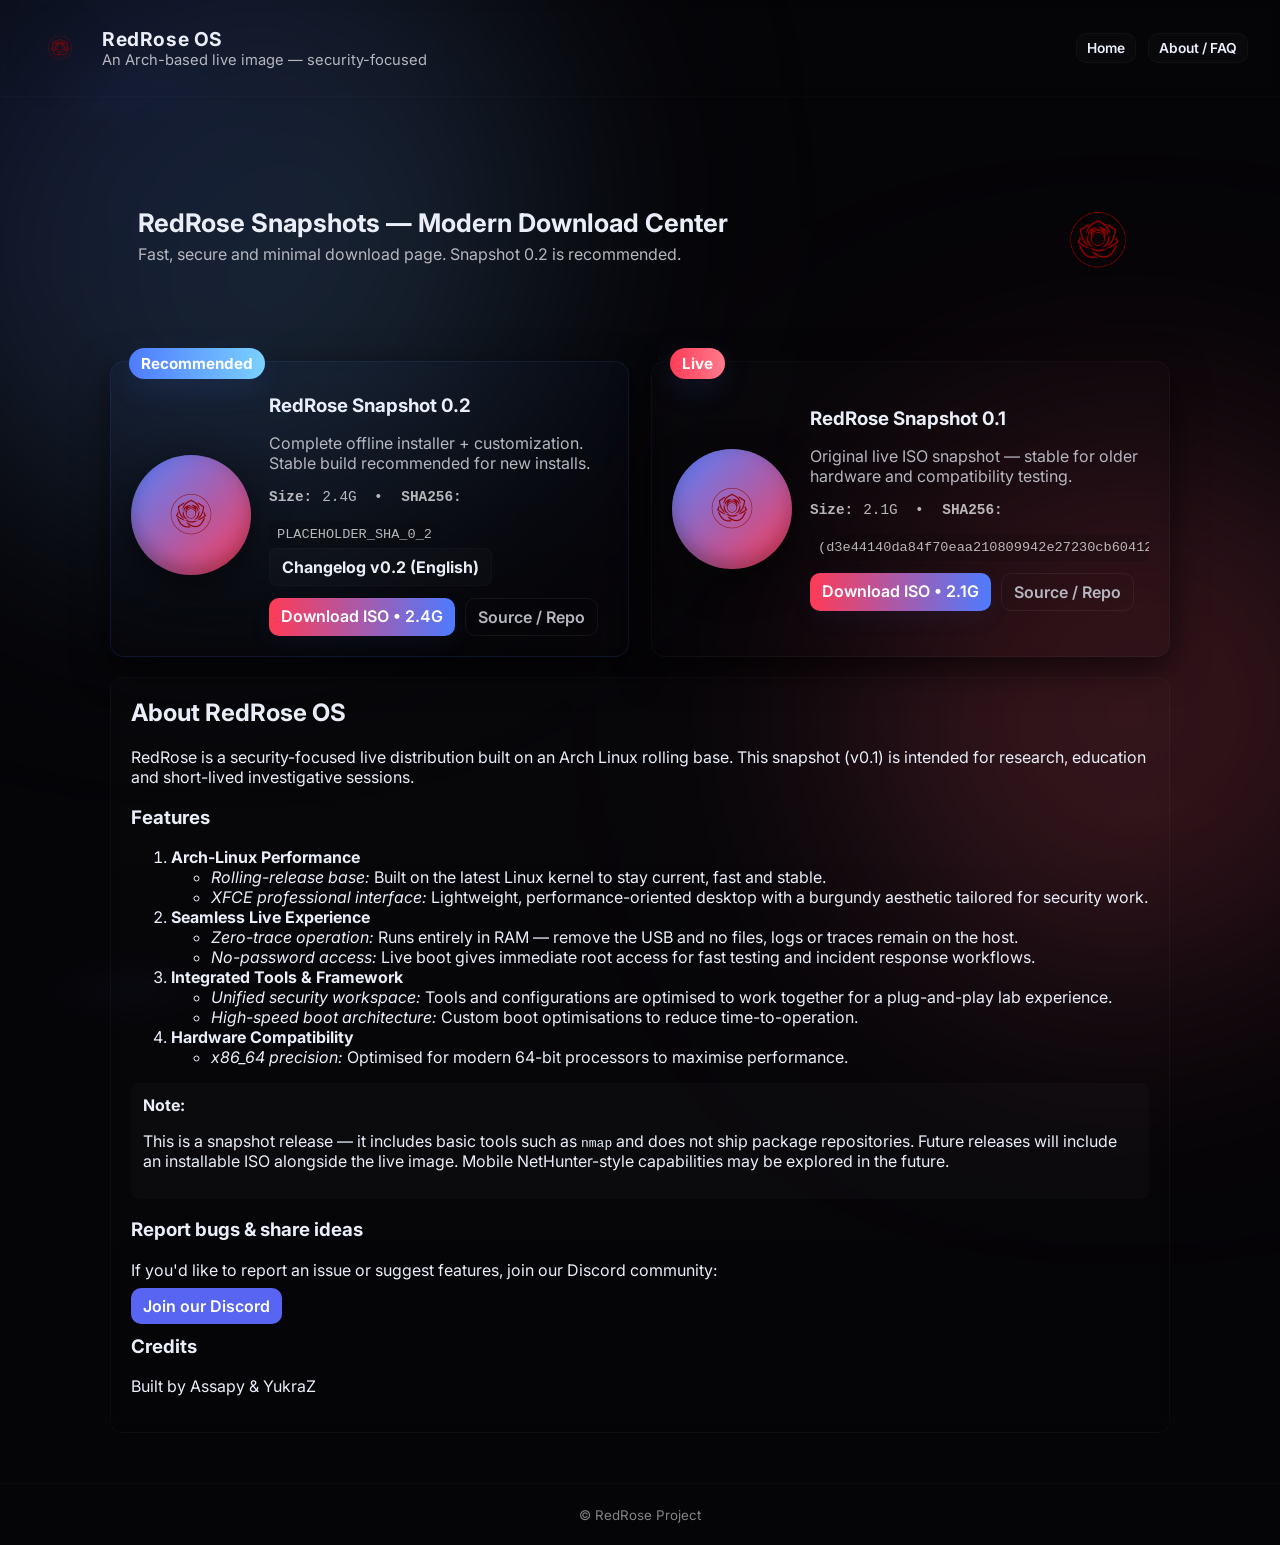
<file: index.html>
<!DOCTYPE html>
<html lang="en">
<head>
    <meta charset="UTF-8">
    <meta name="viewport" content="width=device-width, initial-scale=1.0">
    <title>RedRose OS - Download</title>
    <link rel="stylesheet" href="style.css">
</head>
<body>

<div class="bg-blurs">
    <span class="shape shape1"></span>
    <span class="shape shape2"></span>
</div>

<header class="site-header">
    <div class="brand">
        <img src="logo.png" alt="RedRose logo" class="logo">
        <div class="brand-text">
            <h1>RedRose OS</h1>
            <p class="tag">An Arch-based live image — security-focused</p>
        </div>
    </div>
    <nav class="top-actions">
        <a href="index.html" class="btn small">Home</a>
        <a href="info.html" class="btn small">About / FAQ</a>
    </nav>
</header>

<main class="container">

    <section class="hero">
        <div class="hero-inner">
            <div class="hero-copy">
                <h2>RedRose Snapshots — Modern Download Center</h2>
                <p class="muted">Fast, secure and minimal download page. Snapshot 0.2 is recommended.</p>
            </div>
            <div class="hero-visual">
                <img src="logo.png" alt="RedRose logo" class="hero-logo">
            </div>
        </div>
    </section>

    <section id="cards" class="cards-grid">

        <article class="card card-featured">
            <div class="card-badge">Recommended</div>
            <div class="card-graphic">
                <div class="disc"><img src="logo.png" alt="" class="disc-img"></div>
            </div>
            <div class="card-body">
                <h3>RedRose Snapshot 0.2</h3>
                <p class="muted">Complete offline installer + customization. Stable build recommended for new installs.</p>
                <div class="meta"><strong>Size:</strong> 2.4G &nbsp;•&nbsp; <strong>SHA256:</strong> <code>PLACEHOLDER_SHA_0_2</code></div>

                <div class="changelog">
                    <details class="changelog-details">
                        <summary>Changelog v0.2 (English)</summary>
                        <div class="changelog-content">
                            <h4>System &amp; Kernel</h4>
                            <ul>
                                <li><strong>GZ Mode integrated:</strong> The Ghost Zone (<code>gz</code>) command was moved to <code>/usr/local/bin</code> and execution permissions (<code>755</code>) are enforced via <code>profiledef.sh</code>.</li>
                                <li><strong>Build optimizations:</strong> Automatic cleanup routines were added to handle <code>work</code> folder and <code>/proc</code> mount issues during builds.</li>
                            </ul>

                            <h4>Interface &amp; Terminal</h4>
                            <ul>
                                <li><strong>Terminal identity:</strong> Replaced the Kali-inspired theme with a minimalist red-white <code>[RedRose] $</code> prompt running on <code>zsh</code>.</li>
                                <li><strong>Font update:</strong> Fixed rendering issues and switched to <em>Noto Sans</em> and <em>JetBrains Mono Nerd Font</em> for bolder, clearer typography.</li>
                            </ul>

                            <h4>Visual Design</h4>
                            <ul>
                                <li><strong>New splash screen:</strong> Boot logo updated to a GRUB-compatible 8-bit (256-color) format.</li>
                                <li><strong>Custom icon set:</strong> System-specific <code>redrose_icon.png</code> icons and application artwork added.</li>
                                <li><strong>Default wallpaper:</strong> A black-red themed default wallpaper is included for Snapshot 0.2.</li>
                            </ul>

                            <hr/>
                            <h4>Changelog v0.2 (Türkçe)</h4>
                            <p><strong>Sistem ve Çekirdek</strong><br/>GZ Modu Entegre Edildi: Ghost Zone (gz) komutu /usr/local/bin altına taşındı ve çalıştırma yetkileri (755) <code>profiledef.sh</code> üzerinden sabitlendi.</p>
                            <p><strong>Derleme Optimizasyonu</strong>: <code>work</code> klasörü ve <code>/proc</code> bağlantı hataları için otomatik temizlik yapısı kurgulandı.</p>
                            <p><strong>Arayüz ve Terminal</strong><br/>Terminal Kimliği Değişti: Kali tabanlı tasarım yerine <code>zsh</code> üzerinde çalışan, kırmızı-beyaz minimalist <code>[RedRose] $</code> prompt yapısına geçildi.</p>
                            <p><strong>Font Güncellemesi</strong>: Sistem genelindeki kareleşme ve font hataları giderildi; Noto Sans ve JetBrains Mono Nerd Font ile daha kalın/okunaklı yazı tipine geçildi.</p>
                            <p><strong>Görsel Tasarım</strong><br/>Yeni Splash Ekranı: Açılış logosu GRUB uyumlu 8-bit (256 renk) formatıyla yenilendi.</p>
                            <p>Özgün İkon Seti: Sisteme özel <code>redrose_icon.png</code> ikonları ve uygulama görselleri tanımlandı.</p>
                            <p>Default Wallpaper: Snapshot 0.2'ye özel, siyah-kırmızı temalı yeni duvar kağıdı varsayılan olarak eklendi.</p>
                        </div>
                    </details>
                </div>

                <div class="card-cta">
                    <a class="btn primary" href="#" download>Download ISO • 2.4G</a>
                    <a class="btn ghost" href="https://github.com/itz0day/redroseos-snapshotv0.2" target="_blank" rel="noopener">Source / Repo</a>
                </div>
            </div>
        </article>

        <article class="card">
            <div class="card-badge live">Live</div>
            <div class="card-graphic small">
                <div class="disc"><img src="logo.png" alt="" class="disc-img"></div>
            </div>
            <div class="card-body">
                <h3>RedRose Snapshot 0.1</h3>
                <p class="muted">Original live ISO snapshot — stable for older hardware and compatibility testing.</p>
                <div class="meta"><strong>Size:</strong> 2.1G &nbsp;•&nbsp; <strong>SHA256:</strong> <code>(d3e44140da84f70eaa210809942e27230cb60412b24e50c5bb6a21dda719673b)</code></div>
                <div class="card-cta">
                    <a class="btn primary" href="https://mega.nz/file/ygZwjIYb#uu7ltdagS09-iNlkK64AnAhlKyXO73M9vUG11NQ1Mr0" download>Download ISO • 2.1G</a>
                    <a class="btn ghost" href="https://github.com/itz0day/redroseos-snapshotv0.1" target="_blank" rel="noopener">Source / Repo</a>
                </div>
            </div>
        </article>

    </section>

    <section class="about-page panel">
        <h2>About RedRose OS</h2>
        <p>RedRose is a security-focused live distribution built on an Arch Linux rolling base. This snapshot (v0.1) is intended for research, education and short-lived investigative sessions.</p>

        <h3>Features</h3>
        <ol>
            <li><strong>Arch-Linux Performance</strong>
                <ul>
                    <li><em>Rolling-release base:</em> Built on the latest Linux kernel to stay current, fast and stable.</li>
                    <li><em>XFCE professional interface:</em> Lightweight, performance-oriented desktop with a burgundy aesthetic tailored for security work.</li>
                </ul>
            </li>
            <li><strong>Seamless Live Experience</strong>
                <ul>
                    <li><em>Zero-trace operation:</em> Runs entirely in RAM — remove the USB and no files, logs or traces remain on the host.</li>
                    <li><em>No-password access:</em> Live boot gives immediate root access for fast testing and incident response workflows.</li>
                </ul>
            </li>
            <li><strong>Integrated Tools &amp; Framework</strong>
                <ul>
                    <li><em>Unified security workspace:</em> Tools and configurations are optimised to work together for a plug-and-play lab experience.</li>
                    <li><em>High-speed boot architecture:</em> Custom boot optimisations to reduce time-to-operation.</li>
                </ul>
            </li>
            <li><strong>Hardware Compatibility</strong>
                <ul>
                    <li><em>x86_64 precision:</em> Optimised for modern 64-bit processors to maximise performance.</li>
                </ul>
            </li>
        </ol>

        <div class="panel note-panel" style="margin-top:12px">
            <strong>Note:</strong>
            <p>This is a snapshot release — it includes basic tools such as <code>nmap</code> and does not ship package repositories. Future releases will include an installable ISO alongside the live image. Mobile NetHunter-style capabilities may be explored in the future.</p>
        </div>

        <h3>Report bugs &amp; share ideas</h3>
        <p>If you'd like to report an issue or suggest features, join our Discord community:</p>
        <p>
            <a href="https://discord.gg/SsEprcjTAU" target="_blank" rel="noopener" class="btn" style="background:#5865F2;border:none;color:#fff">Join our Discord</a>
        </p>

        <h3>Credits</h3>
        <p>Built by Assapy &amp; YukraZ</p>
    </section>

</main>

<footer class="site-footer">
    <small>© RedRose Project</small>
</footer>

</body>
</html>
</file>
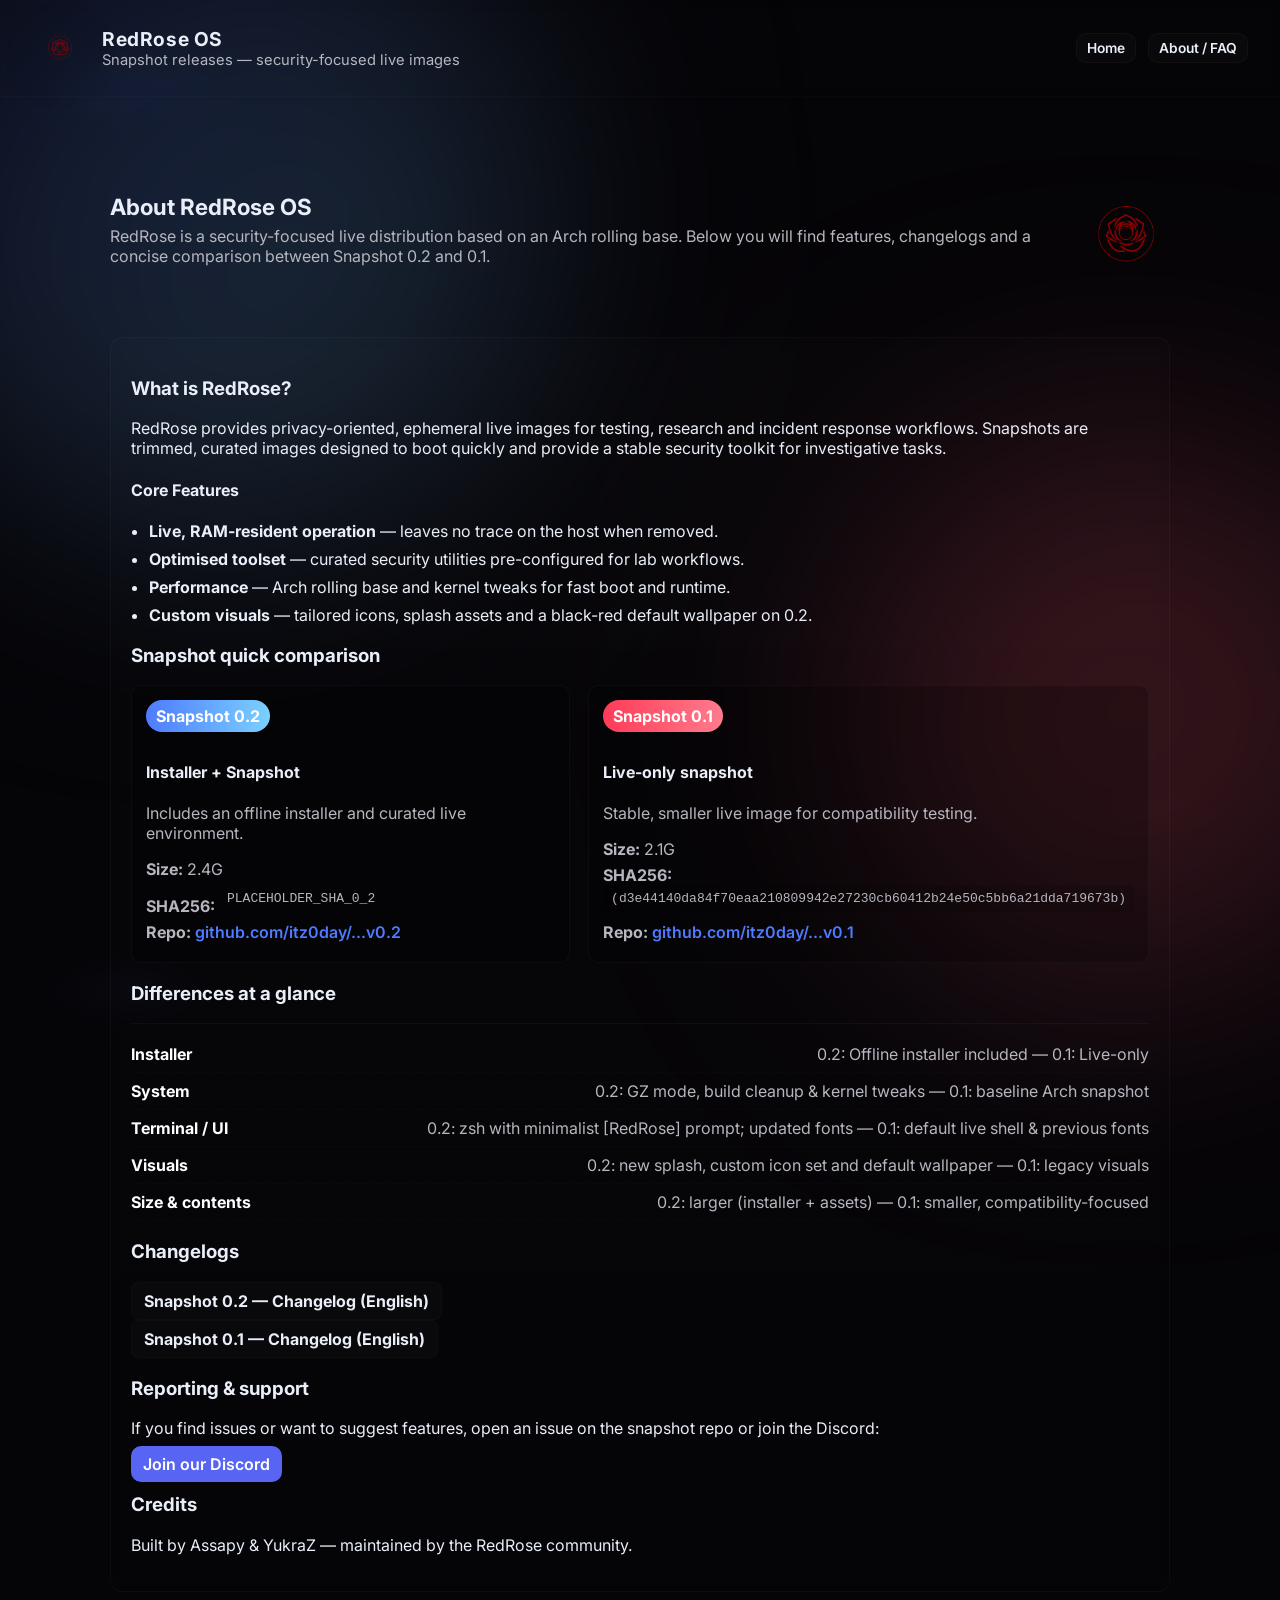
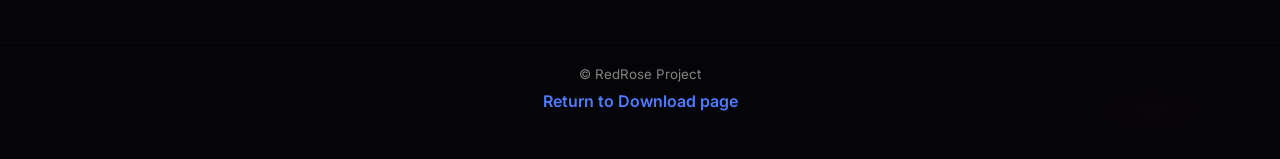
<file: info.html>
<!DOCTYPE html>
<html lang="en">
<head>
    <meta charset="utf-8" />
    <meta name="viewport" content="width=device-width, initial-scale=1" />
    <title>About — RedRose OS</title>
    <link rel="stylesheet" href="style.css">
</head>
<body>

<div class="bg-blurs">
    <span class="shape shape1"></span>
    <span class="shape shape2"></span>
</div>

<header class="site-header">
    <div class="brand">
        <img src="logo.png" alt="Logo" class="logo">
        <div class="brand-text">
            <h1>RedRose OS</h1>
            <p class="tag">Snapshot releases — security-focused live images</p>
        </div>
    </div>
    <nav class="top-actions">
        <a href="index.html" class="btn small">Home</a>
        <a href="info.html" class="btn small">About / FAQ</a>
    </nav>
</header>

<main class="container">

    <section class="about-hero">
        <div class="hero-inner">
            <div class="hero-copy">
                <h2>About RedRose OS</h2>
                <p class="muted">RedRose is a security-focused live distribution based on an Arch rolling base. Below you will find features, changelogs and a concise comparison between Snapshot 0.2 and 0.1.</p>
            </div>
            <div class="hero-visual">
                <img src="logo.png" alt="RedRose logo" class="hero-logo">
            </div>
        </div>
    </section>

    <section class="about-page panel">
        <h3>What is RedRose?</h3>
        <p>RedRose provides privacy-oriented, ephemeral live images for testing, research and incident response workflows. Snapshots are trimmed, curated images designed to boot quickly and provide a stable security toolkit for investigative tasks.</p>

        <h4>Core Features</h4>
        <ul class="feature-list">
            <li><strong>Live, RAM-resident operation</strong> — leaves no trace on the host when removed.</li>
            <li><strong>Optimised toolset</strong> — curated security utilities pre-configured for lab workflows.</li>
            <li><strong>Performance</strong> — Arch rolling base and kernel tweaks for fast boot and runtime.</li>
            <li><strong>Custom visuals</strong> — tailored icons, splash assets and a black-red default wallpaper on 0.2.</li>
        </ul>

        <h3>Snapshot quick comparison</h3>
        <div class="compare-grid">
            <div class="compare-card">
                <div class="pill recommended">Snapshot 0.2</div>
                <h4>Installer + Snapshot</h4>
                <p class="muted">Includes an offline installer and curated live environment.</p>
                <ul class="small-list">
                    <li><strong>Size:</strong> 2.4G</li>
                    <li><strong>SHA256:</strong> <code class="sha-block">PLACEHOLDER_SHA_0_2</code></li>
                    <li><strong>Repo:</strong> <a class="link" href="https://github.com/itz0day/redroseos-snapshotv0.2" target="_blank" rel="noopener">github.com/itz0day/...v0.2</a></li>
                </ul>
            </div>

            <div class="compare-card">
                <div class="pill live">Snapshot 0.1</div>
                <h4>Live-only snapshot</h4>
                <p class="muted">Stable, smaller live image for compatibility testing.</p>
                <ul class="small-list">
                    <li><strong>Size:</strong> 2.1G</li>
                    <li><strong>SHA256:</strong> <code class="sha-block">(d3e44140da84f70eaa210809942e27230cb60412b24e50c5bb6a21dda719673b)</code></li>
                    <li><strong>Repo:</strong> <a class="link" href="https://github.com/itz0day/redroseos-snapshotv0.1" target="_blank" rel="noopener">github.com/itz0day/...v0.1</a></li>
                </ul>
            </div>
        </div>

        <h3>Differences at a glance</h3>
        <div class="diff-list">
            <div class="diff-row"><strong>Installer</strong><span>0.2: Offline installer included — 0.1: Live-only</span></div>
            <div class="diff-row"><strong>System</strong><span>0.2: GZ mode, build cleanup & kernel tweaks — 0.1: baseline Arch snapshot</span></div>
            <div class="diff-row"><strong>Terminal / UI</strong><span>0.2: zsh with minimalist [RedRose] prompt; updated fonts — 0.1: default live shell & previous fonts</span></div>
            <div class="diff-row"><strong>Visuals</strong><span>0.2: new splash, custom icon set and default wallpaper — 0.1: legacy visuals</span></div>
            <div class="diff-row"><strong>Size & contents</strong><span>0.2: larger (installer + assets) — 0.1: smaller, compatibility-focused</span></div>
        </div>

        <h3>Changelogs</h3>
        <details class="changelog-details">
            <summary>Snapshot 0.2 — Changelog (English)</summary>
            <div class="changelog-content">
                <h4>System & Kernel</h4>
                <ul>
                    <li>GZ Mode integrated: <code>gz</code> moved to <code>/usr/local/bin</code>, permissions enforced via <code>profiledef.sh</code>.</li>
                    <li>Build cleanup routines added for <code>work</code> folder and <code>/proc</code> mount issues.</li>
                </ul>
                <h4>Interface & Terminal</h4>
                <ul>
                    <li>Terminal identity: new minimalist red-white <code>[RedRose] $</code> prompt running on <code>zsh</code>.</li>
                    <li>Font update: switched to <em>Noto Sans</em> and <em>JetBrains Mono Nerd Font</em> to fix rendering issues.</li>
                </ul>
                <h4>Visual</h4>
                <ul>
                    <li>New GRUB-friendly 8-bit splash, custom icons (<code>redrose_icon.png</code>) and default black-red wallpaper.</li>
                </ul>
            </div>
        </details>

        <details class="changelog-details">
            <summary>Snapshot 0.1 — Changelog (English)</summary>
            <div class="changelog-content">
                <p>Snapshot 0.1 is the initial live image snapshot. It contains a compact set of tools for quick forensic and testing tasks. Notable points:</p>
                <ul>
                    <li>Live-only image (no installer)</li>
                    <li>Core utilities such as <code>nmap</code> included</li>
                    <li>Designed for hardware compatibility and lower-size footprint</li>
                </ul>
            </div>
        </details>

        <h3>Reporting & support</h3>
        <p>If you find issues or want to suggest features, open an issue on the snapshot repo or join the Discord:</p>
        <p><a href="https://discord.gg/SsEprcjTAU" class="btn" style="background:#5865F2;border:none;color:#fff" target="_blank" rel="noopener">Join our Discord</a></p>

        <h3>Credits</h3>
        <p>Built by Assapy &amp; YukraZ — maintained by the RedRose community.</p>
    </section>

</main>

<footer class="site-footer">
    <small>© RedRose Project</small>
    <div style="margin-top:8px"><a href="index.html" class="link">Return to Download page</a></div>
    <div style="height:28px"></div>
</footer>

</body>
</html>
</file>
<file: style.css>
@import url('https://fonts.googleapis.com/css2?family=Inter:wght@300;400;600;700;800&display=swap');

:root{
    --bg:#050407;
    --panel:#0d0f14;
    --muted:#b6b6bf;
    --accent:#ff3b57;
    --accent2:#4e7bff;
    --glass:rgba(255,255,255,0.03);
    --card-glass:rgba(255,255,255,0.02);
    --text:#e9eef8;
    --success:#5be37a;
}

*{box-sizing:border-box}
html,body{height:100%;margin:0;font-family:Inter, system-ui, -apple-system, 'Segoe UI', Roboto, 'Helvetica Neue', Arial}
body{
    background: radial-gradient(900px 400px at 10% 10%, rgba(78,123,255,0.03), transparent 10%),
                radial-gradient(700px 300px at 90% 90%, rgba(255,59,87,0.02), transparent 10%),
                var(--bg);
    color:var(--text);
    -webkit-font-smoothing:antialiased;
    -moz-osx-font-smoothing:grayscale;
}

.site-header{display:flex;justify-content:space-between;align-items:center;padding:20px 32px;border-bottom:1px solid rgba(255,255,255,0.02);backdrop-filter:blur(6px)}
.brand{display:flex;align-items:center;gap:14px}
.logo{width:56px;height:56px;object-fit:contain;filter:drop-shadow(0 8px 24px rgba(0,0,0,0.6))}
.brand-text h1{margin:0;font-size:1.2rem;letter-spacing:0.6px}
.tag{margin:0;color:var(--muted);font-size:0.92rem}

.top-actions{display:flex;align-items:center;gap:12px}
.btn{background:var(--card-glass);border:1px solid rgba(255,255,255,0.03);color:var(--text);padding:8px 12px;border-radius:10px;cursor:pointer;text-decoration:none;font-weight:600}
.btn.small{padding:6px 10px;font-size:0.86rem}
.btn.primary{background:linear-gradient(90deg,var(--accent),var(--accent2));border:none;color:#fff;box-shadow:0 8px 24px rgba(78,123,255,0.06)}
.btn.ghost{background:transparent;border:1px solid rgba(255,255,255,0.06);color:var(--muted)}

.container{max-width:1100px;margin:30px auto;padding:20px}
.hero{padding:28px;border-radius:12px}
.hero-inner{display:flex;align-items:center;justify-content:space-between;gap:20px}
.hero-copy h2{margin:0;font-size:1.6rem}
.hero-copy .muted{margin-top:6px;color:var(--muted)}
.hero-logo{width:88px}

.cards-grid{display:grid;grid-template-columns:repeat(auto-fit,minmax(320px,1fr));gap:22px;margin-top:22px}
.card{background:linear-gradient(180deg, rgba(255,255,255,0.01), rgba(255,255,255,0.005));padding:20px;border-radius:14px;border:1px solid rgba(255,255,255,0.03);box-shadow:0 12px 36px rgba(0,0,0,0.6);display:flex;gap:18px;align-items:center;transition:transform 220ms cubic-bezier(.2,.9,.2,1),box-shadow 220ms}
.card:hover{transform:translateY(-6px);box-shadow:0 30px 60px rgba(0,0,0,0.7)}
.card-featured{border:1px solid rgba(78,123,255,0.12);background:linear-gradient(180deg, rgba(78,123,255,0.03), rgba(255,255,255,0.005));}
.card-graphic{flex:0 0 120px;display:flex;align-items:center;justify-content:center}
.card-graphic.small{flex:0 0 96px}
.disc{width:120px;height:120px;border-radius:999px;display:flex;align-items:center;justify-content:center;background:radial-gradient(circle at 35% 30%, rgba(255,255,255,0.04), transparent), linear-gradient(135deg,var(--accent2), var(--accent));box-shadow:0 12px 36px rgba(0,0,0,0.6), inset 0 -8px 18px rgba(0,0,0,0.28)}
.disc-img{width:64px}

.card-body{flex:1;min-width:0}
.card-body h3{margin:0 0 8px 0}
.muted{color:var(--muted)}
.meta{margin-top:8px;color:rgba(255,255,255,0.7);font-family:monospace;font-size:0.9rem;display:flex;flex-wrap:wrap;gap:10px;align-items:center}
.meta code{display:inline-block;margin-top:6px;background:rgba(0,0,0,0.16);padding:6px 8px;border-radius:6px;max-width:100%;overflow-x:auto;white-space:nowrap;min-width:0;font-family:monospace;font-size:0.85rem}
.card-cta{margin-top:12px;display:flex;gap:10px;flex-wrap:wrap}
.card-links{margin-top:10px}

.card-featured{position:relative;padding-top:32px}
.card-badge{position:absolute;top:-14px;left:18px;background:linear-gradient(90deg,var(--accent2),#7ad1ff);color:#fff;padding:6px 12px;border-radius:999px;font-weight:700;box-shadow:0 10px 30px rgba(78,123,255,0.12);z-index:3;font-size:0.95rem;white-space:nowrap}
.card-badge.live{background:linear-gradient(90deg,var(--accent),#ff7b8d)}
.card{position:relative;z-index:2}

.info-grid{display:grid;grid-template-columns:repeat(auto-fit,minmax(260px,1fr));gap:16px;margin-top:20px}
.info{background:var(--panel);padding:18px;border-radius:10px;border:1px solid rgba(255,255,255,0.02)}

.site-footer{padding:20px;margin-top:28px;color:rgba(255,255,255,0.5);text-align:center;border-top:1px solid rgba(255,255,255,0.02)}

@media (max-width:880px){
    .hero-inner{flex-direction:column;align-items:flex-start}
    .card{flex-direction:column;align-items:flex-start;padding:16px}
    .card-graphic{width:100%;justify-content:flex-start}
    .card-graphic.small{width:100%}
    .disc{margin-bottom:8px}
    .cards-grid{grid-template-columns:1fr}
    .hero-logo{width:72px}
    .card-cta a{flex:1 1 100%;display:inline-flex;justify-content:center}
    .card-badge{left:16px;top:-12px;font-size:0.85rem;padding:6px 10px}
    .meta code{white-space:normal;overflow-wrap:break-word}
}

@media (max-width:480px){
    .card{padding:12px;gap:12px}
    .disc{width:88px;height:88px}
    .disc-img{width:48px}
    .card-badge{left:12px;top:-10px;font-size:0.8rem}
    .card-graphic{display:flex;justify-content:center}
    .card-cta a{padding:10px 12px}
    .meta{font-size:0.85rem}
}

@media (prefers-reduced-motion:reduce){
    .card,.btn{transition:none}
}

.link{color:var(--accent2);text-decoration:none;font-weight:600}

/* Background blurred shapes */
.bg-blurs{position:fixed;inset:0;pointer-events:none;z-index:0}
.bg-blurs .shape{position:absolute;border-radius:50%;filter:blur(120px);opacity:0.18;mix-blend-mode:screen}
.bg-blurs .shape1{width:640px;height:640px;left:-8%;top:-12%;background:radial-gradient(circle at 30% 30%, rgba(78,123,255,0.9), transparent 40%), linear-gradient(135deg,var(--accent2), #7ad1ff)}
.bg-blurs .shape2{width:560px;height:560px;right:-10%;bottom:-10%;background:radial-gradient(circle at 70% 70%, rgba(255,59,87,0.9), transparent 40%), linear-gradient(135deg,var(--accent), #ff8aa0)}

/* Ensure main content sits above background shapes */
.container{position:relative;z-index:1}
.site-header{position:relative;z-index:2}

/* Backdrop blur for cards and panels */
.card, .about-page, .info{backdrop-filter:blur(6px)}

.about-page{background:linear-gradient(180deg, rgba(255,255,255,0.01), transparent);padding:20px;border-radius:12px;border:1px solid rgba(255,255,255,0.03);margin-top:20px}
.about-page h2{margin-top:0}
.note-panel{background:rgba(255,255,255,0.02);padding:12px;border-radius:8px}

/* About page specific styles */
.about-hero{padding:22px 0 12px}
.about-hero .hero-inner{display:flex;align-items:center;justify-content:space-between;gap:18px}
.about-hero .hero-copy h2{font-size:1.4rem;margin:0}
.about-hero .hero-copy .muted{color:var(--muted)}
.about-page{background:linear-gradient(180deg, rgba(255,255,255,0.01), rgba(255,255,255,0.005));padding:20px;border-radius:12px;border:1px solid rgba(255,255,255,0.03)}
.feature-list{margin:10px 0 18px 0;padding-left:18px}
.feature-list li{margin:8px 0}

.compare-grid{display:grid;grid-template-columns:repeat(2,1fr);gap:18px;margin:12px 0}
.compare-card{background:rgba(0,0,0,0.22);padding:14px;border-radius:10px;border:1px solid rgba(255,255,255,0.03)}
.pill{display:inline-block;padding:6px 10px;border-radius:999px;font-weight:700;color:#fff;margin-bottom:8px}
.pill.recommended{background:linear-gradient(90deg,var(--accent2),#7ad1ff)}
.pill.live{background:linear-gradient(90deg,var(--accent),#ff7b8d)}
.small-list{list-style:none;padding:0;margin:8px 0 0 0}
.small-list li{margin:6px 0;color:var(--muted)}
.sha-block{display:inline-block;background:rgba(0,0,0,0.16);padding:6px 8px;border-radius:6px;overflow-x:auto;max-width:100%;white-space:nowrap}

.diff-list{margin-top:12px;border-top:1px solid rgba(255,255,255,0.03);padding-top:12px}
.diff-row{display:flex;justify-content:space-between;gap:12px;padding:8px 0;border-bottom:1px dashed rgba(255,255,255,0.02)}
.diff-row strong{color:#fff}
.diff-row span{color:var(--muted);text-align:right}

.changelog-details summary{cursor:pointer;padding:10px 12px;border-radius:8px;background:rgba(255,255,255,0.02);display:block;font-weight:700;border:1px solid rgba(255,255,255,0.02)}
.changelog-content{padding:10px 12px;margin-top:10px;background:rgba(0,0,0,0.12);border-radius:8px}

@media (max-width:880px){
    .compare-grid{grid-template-columns:1fr}
    .diff-row{flex-direction:column;align-items:flex-start}
    .diff-row span{text-align:left}
}


/* Changelog details styles */
.changelog-details summary{cursor:pointer;padding:8px 12px;border-radius:8px;background:rgba(255,255,255,0.02);display:inline-flex;align-items:center;gap:8px;font-weight:700;border:1px solid rgba(255,255,255,0.02)}
.changelog-details[open] summary{background:linear-gradient(90deg,var(--accent2),#7ad1ff);color:#fff;border-color:rgba(78,123,255,0.18)}
.changelog-content{margin-top:10px;color:var(--muted);font-size:0.95rem;line-height:1.45}
.changelog-content h4{margin:8px 0 6px 0}
</file>
